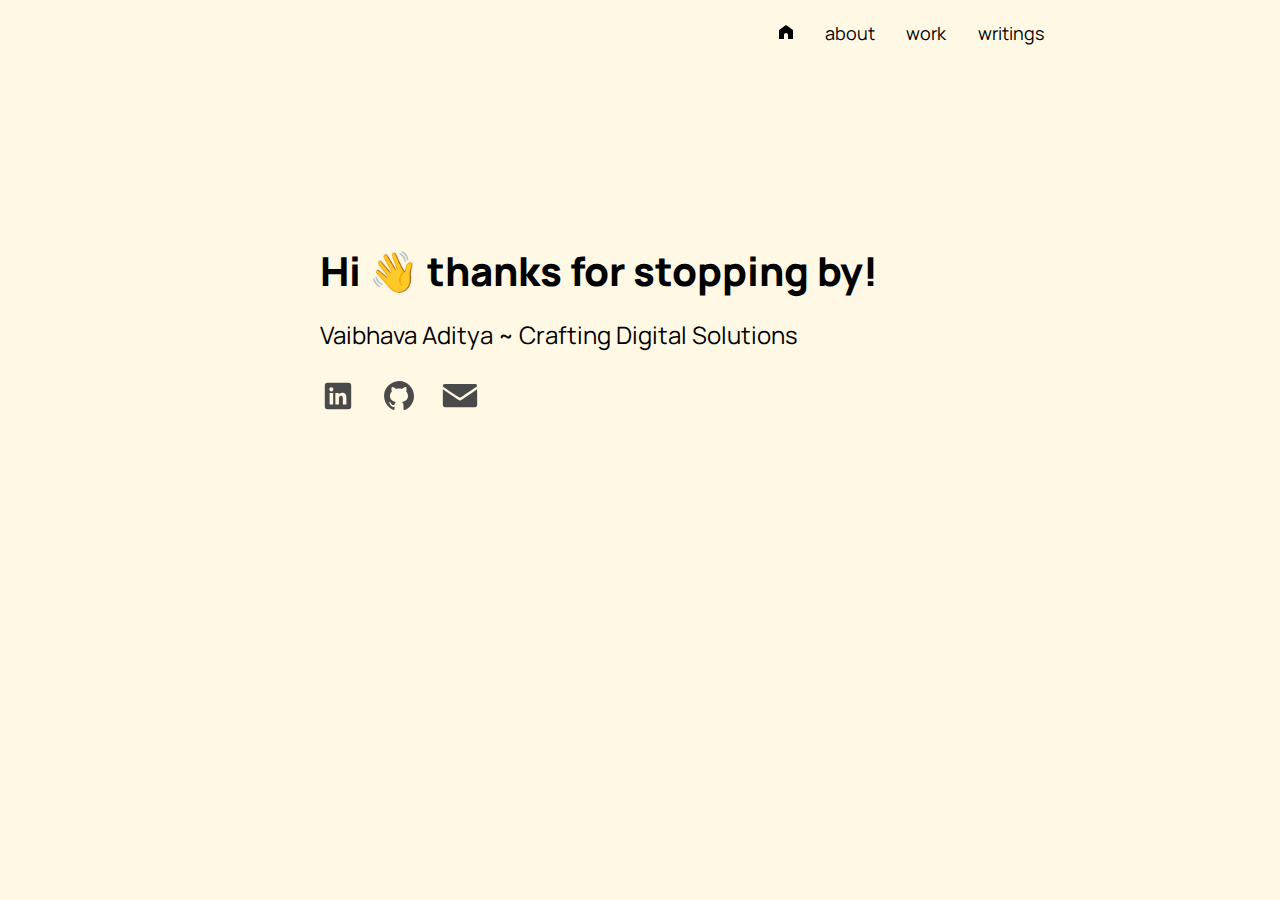
<file: index.html>
<!DOCTYPE html>
<html lang="en">
<head>
    <link rel="icon" href="/favicon.svg" type="image/svg+xml"/>
    <style type="text/css">
        .hidden {display:none;}
    </style>
    <script type="text/javascript">
        document.documentElement.classList.add('hidden');
        window.addEventListener('load', function() {
          document.documentElement.classList.remove('hidden');
        });
    </script>
    <script src="script.js" defer></script>
</head>
<body>
    <div id="intro" class="primary_container">
        <p> 
            <span> Hi 👋 thanks for stopping by!</span>
        </p>
        <p id="headline_main"> 
            <span> Vaibhava Aditya ~ Crafting Digital Solutions</span>
        </p>

        <div id="contact">
            <a href="https://www.linkedin.com/in/vaibhavaaditya" target="_blank">
                <svg xmlns="http://www.w3.org/2000/svg" x="0px" y="0px" width="100" height="100" viewBox="0 0 30 30">
                    <path d="M24,4H6C4.895,4,4,4.895,4,6v18c0,1.105,0.895,2,2,2h18c1.105,0,2-0.895,2-2V6C26,4.895,25.105,4,24,4z M10.954,22h-2.95 v-9.492h2.95V22z M9.449,11.151c-0.951,0-1.72-0.771-1.72-1.72c0-0.949,0.77-1.719,1.72-1.719c0.948,0,1.719,0.771,1.719,1.719 C11.168,10.38,10.397,11.151,9.449,11.151z M22.004,22h-2.948v-4.616c0-1.101-0.02-2.517-1.533-2.517 c-1.535,0-1.771,1.199-1.771,2.437V22h-2.948v-9.492h2.83v1.297h0.04c0.394-0.746,1.356-1.533,2.791-1.533 c2.987,0,3.539,1.966,3.539,4.522V22z"></path>
                </svg>
            </a>
            <a href="https://github.com/vaibhavaaditya" target="_blank">
                <svg xmlns="http://www.w3.org/2000/svg" x="0px" y="0px" width="100" height="100" viewBox="0 0 24 24">
                    <path d="M10.9,2.1c-4.6,0.5-8.3,4.2-8.8,8.7c-0.5,4.7,2.2,8.9,6.3,10.5C8.7,21.4,9,21.2,9,20.8v-1.6c0,0-0.4,0.1-0.9,0.1 c-1.4,0-2-1.2-2.1-1.9c-0.1-0.4-0.3-0.7-0.6-1C5.1,16.3,5,16.3,5,16.2C5,16,5.3,16,5.4,16c0.6,0,1.1,0.7,1.3,1c0.5,0.8,1.1,1,1.4,1 c0.4,0,0.7-0.1,0.9-0.2c0.1-0.7,0.4-1.4,1-1.8c-2.3-0.5-4-1.8-4-4c0-1.1,0.5-2.2,1.2-3C7.1,8.8,7,8.3,7,7.6C7,7.2,7,6.6,7.3,6 c0,0,1.4,0,2.8,1.3C10.6,7.1,11.3,7,12,7s1.4,0.1,2,0.3C15.3,6,16.8,6,16.8,6C17,6.6,17,7.2,17,7.6c0,0.8-0.1,1.2-0.2,1.4 c0.7,0.8,1.2,1.8,1.2,3c0,2.2-1.7,3.5-4,4c0.6,0.5,1,1.4,1,2.3v2.6c0,0.3,0.3,0.6,0.7,0.5c3.7-1.5,6.3-5.1,6.3-9.3 C22,6.1,16.9,1.4,10.9,2.1z"></path>
                </svg>
            </a>
            <a href="mailto:vaibhavaaditya@gmail.com" target="_blank">
                <svg fill="#000000" version="1.1" baseProfile="tiny" id="Layer_1" xmlns:x="&ns_extend;" xmlns:i="&ns_ai;" xmlns:graph="&ns_graphs;"  xmlns="http://www.w3.org/2000/svg" xmlns:xlink="http://www.w3.org/1999/xlink" xmlns:a="http://ns.adobe.com/AdobeSVGViewerExtensions/3.0/" width="100px" height="100px" viewBox="-0.5 0.5 42 42" xml:space="preserve">
                    <path d="M40.5,31.5v-18c0,0-18.2,12.7-19.97,13.359C18.79,26.23,0.5,13.5,0.5,13.5v18c0,2.5,0.53,3,3,3h34
                        C40.029,34.5,40.5,34.061,40.5,31.5z M40.471,9.971c0-1.821-0.531-2.471-2.971-2.471h-34c-2.51,0-3,0.78-3,2.6l0.03,0.28
                        c0,0,18.069,12.44,20,13.12C22.57,22.71,40.5,10.1,40.5,10.1L40.471,9.971z"/>
                </svg>
            </a>  
        </div>
    </div>

</body>
</html>
</file>
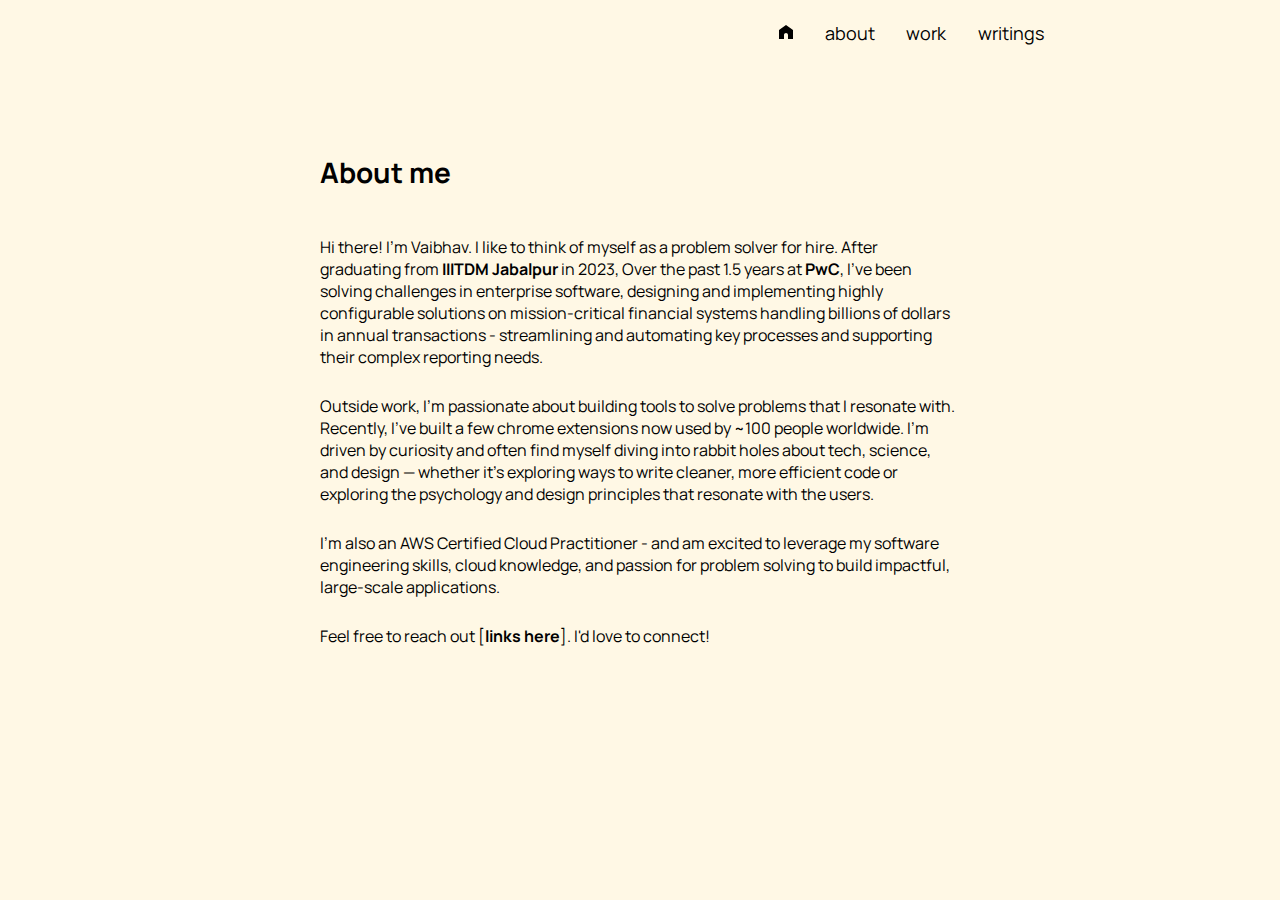
<file: about.html>
<!DOCTYPE html>
<html lang="en">
  <head>
    <link rel="icon" href="/favicon.svg" />
    <style type="text/css">
      .hidden {
        display: none;
      }
    </style>
    <script type="text/javascript">
      document.documentElement.classList.add("hidden");
      window.addEventListener("load", function () {
        document.documentElement.classList.remove("hidden");
      });
    </script>
    <script src="script.js" defer></script>
  </head>
  <body>
    <div id="about" class="primary_container">
      <h2>About me</h2>
      <p>
        <span>
          Hi there! I’m Vaibhav. I like to think of myself as a problem solver
          for hire. After graduating from <em>IIITDM Jabalpur</em> in 2023, Over
          the past 1.5 years at <em>PwC</em>, I’ve been solving challenges
          in enterprise software, designing and implementing highly
          configurable solutions on mission-critical financial systems handling
          billions of dollars in annual transactions - streamlining and automating key
          processes and supporting their complex reporting needs.
        </span>

        <span>
          Outside work, I'm passionate about building tools to solve problems that I resonate with. Recently,
          I've built a few chrome extensions now used by ~100 people worldwide.
          I’m driven by curiosity and often find myself diving into rabbit holes
          about tech, science, and design — whether it’s exploring ways to write
          cleaner, more efficient code or exploring the psychology and design
          principles that resonate with the users.
        </span>

        <span>
          I'm also an AWS Certified Cloud Practitioner - and am excited to
          leverage my software engineering skills, cloud knowledge, and passion
          for problem solving to build impactful, large-scale applications.
        </span>

        <span>
          Feel free to reach out [<a id="link_ref" href="./index.html">links here</a>]. I'd love to connect!
        </span>
      </p>
    </div>
  </body>
</html>
</file>
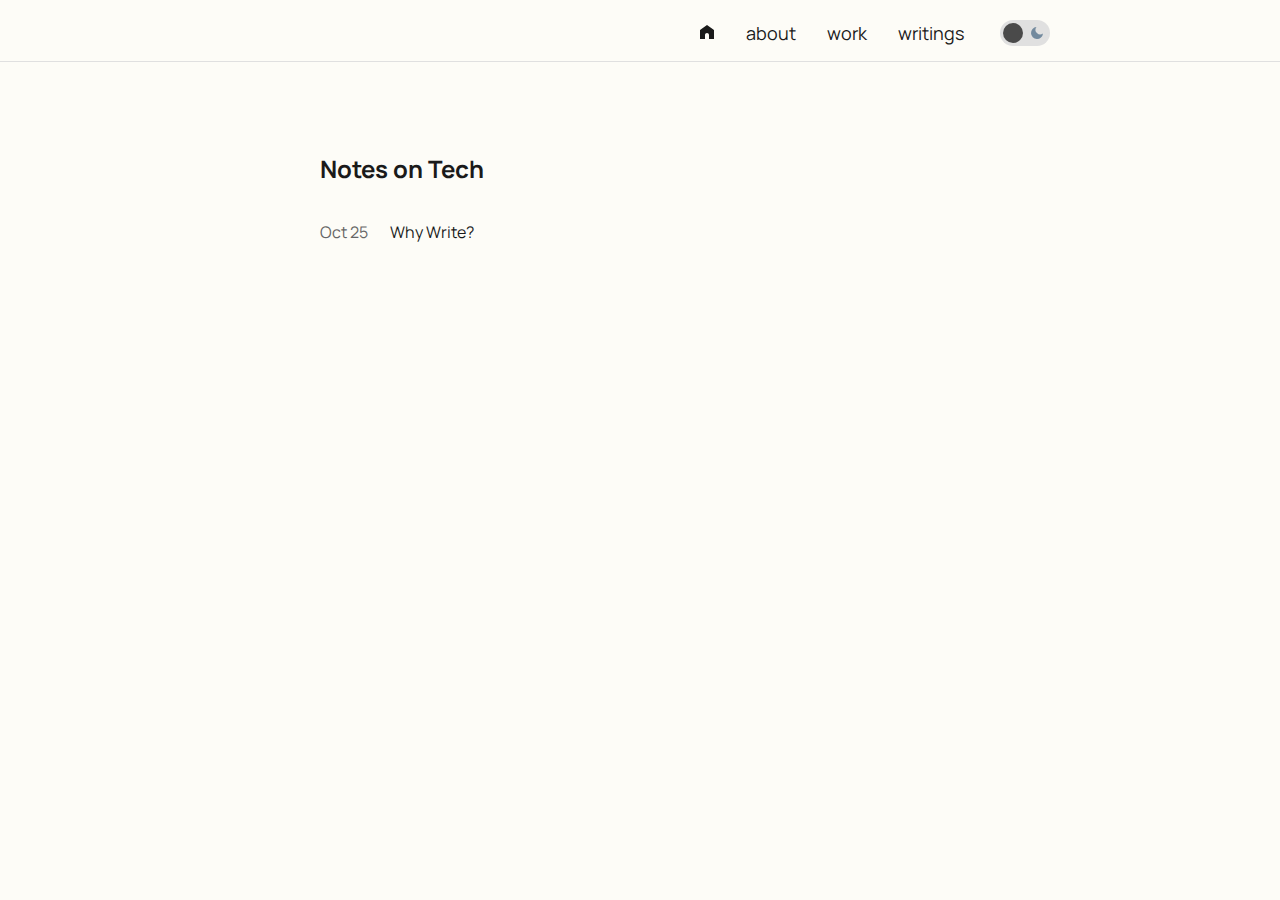
<file: tech_notes.html>
<!DOCTYPE html>
<html lang="en">
<head>
    <meta charset="UTF-8">
    <meta http-equiv="X-UA-Compatible" content="IE=edge">
    <meta name="viewport" content="width=device-width, initial-scale=1, user-scalable=no">
    <title>Vaibhava Aditya</title>
    <link rel="preconnect" href="https://fonts.gstatic.com" crossorigin>
    <link rel="preconnect" href="https://fonts.googleapis.com">
    <link href="https://fonts.googleapis.com/css2?family=Manrope:wght@200..800&display=swap" rel="stylesheet">
    <link href="https://fonts.googleapis.com/css2?family=Bakbak+One&display=swap" rel="stylesheet">
    <link href="https://fonts.googleapis.com/css2?family=Nixie+One&display=swap" rel="stylesheet">
    <link rel="icon" href="assets/favicon.svg" />
    <script src="js/theme-loader.js"></script>
    <link href="css/style.css" rel="stylesheet">
    <script src="js/script.js" type="module" defer></script>
<body class="no-transition">
    <div id="navbar">
        <div class="nav-ul">
            <button id="home_btn">
                <a href="./index.html">
                    <svg xmlns="http://www.w3.org/2000/svg" x="0px" y="0px" width="16" height="16" viewBox="0 0 16 16">
                        <path d="M8,1L1,6v9h5v-4c0-1.105,0.895-2,2-2s2,0.895,2,2v4h5V6L8,1z"></path>
                    </svg>
                </a>
            </button>
            <button><a href="./about.html">about</a></button>
            <button><a href="./work.html">work</a></button>
            <button><a href="./writings.html">writings</a></button>
            <label class="theme-switch">
                <input type="checkbox" id="theme-toggle-checkbox">
                <span class="slider">
                    <span class="icon sun"></span><span class="icon moon"></span>
                </span>
            </label>
        </div>
    </div>
    <div id="writings" class="primary_container">
        <h2 class="section_heading">Notes on Tech</h2>
        <ul>          
            <li><span class="blog_date">Oct 25</span><a class="blog_link" href="./posts/why_write.html">Why Write?</a></li>
        </ul>
    </div>
</body>
</html>
</file>
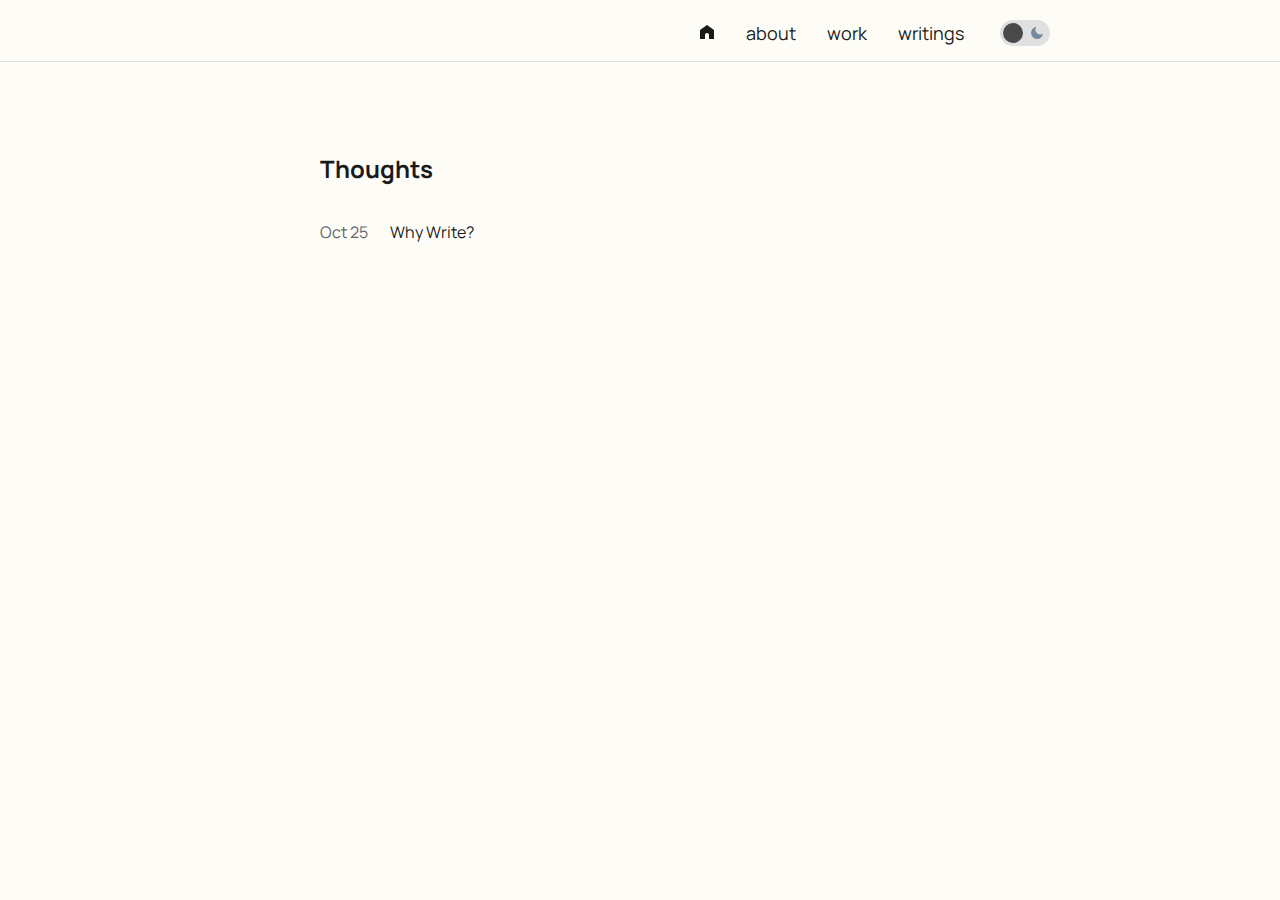
<file: thoughts.html>
<!DOCTYPE html>
<html lang="en">
<head>
    <meta charset="UTF-8">
    <meta http-equiv="X-UA-Compatible" content="IE=edge">
    <meta name="viewport" content="width=device-width, initial-scale=1, user-scalable=no">
    <title>Vaibhava Aditya</title>
    <link rel="preconnect" href="https://fonts.gstatic.com" crossorigin>
    <link rel="preconnect" href="https://fonts.googleapis.com">
    <link href="https://fonts.googleapis.com/css2?family=Manrope:wght@200..800&display=swap" rel="stylesheet">
    <link href="https://fonts.googleapis.com/css2?family=Bakbak+One&display=swap" rel="stylesheet">
    <link href="https://fonts.googleapis.com/css2?family=Nixie+One&display=swap" rel="stylesheet">
    <link rel="icon" href="assets/favicon.svg" />
    <script src="js/theme-loader.js"></script>
    <link href="css/style.css" rel="stylesheet">
    <script src="js/script.js" type="module" defer></script>
<body class="no-transition">
    <div id="navbar">
        <div class="nav-ul">
            <button id="home_btn">
                <a href="./index.html">
                    <svg xmlns="http://www.w3.org/2000/svg" x="0px" y="0px" width="16" height="16" viewBox="0 0 16 16">
                        <path d="M8,1L1,6v9h5v-4c0-1.105,0.895-2,2-2s2,0.895,2,2v4h5V6L8,1z"></path>
                    </svg>
                </a>
            </button>
            <button><a href="./about.html">about</a></button>
            <button><a href="./work.html">work</a></button>
            <button><a href="./writings.html">writings</a></button>
            <label class="theme-switch">
                <input type="checkbox" id="theme-toggle-checkbox">
                <span class="slider">
                    <span class="icon sun"></span><span class="icon moon"></span>
                </span>
            </label>
        </div>
    </div>
    <div id="writings" class="primary_container">
        <h2 class="section_heading">Thoughts</h2>
        <ul>          
            <li><span class="blog_date">Oct 25</span><a class="blog_link" href="./posts/why_write.html">Why Write?</a></li>
        </ul>
    </div>
</body>
</html>
</file>
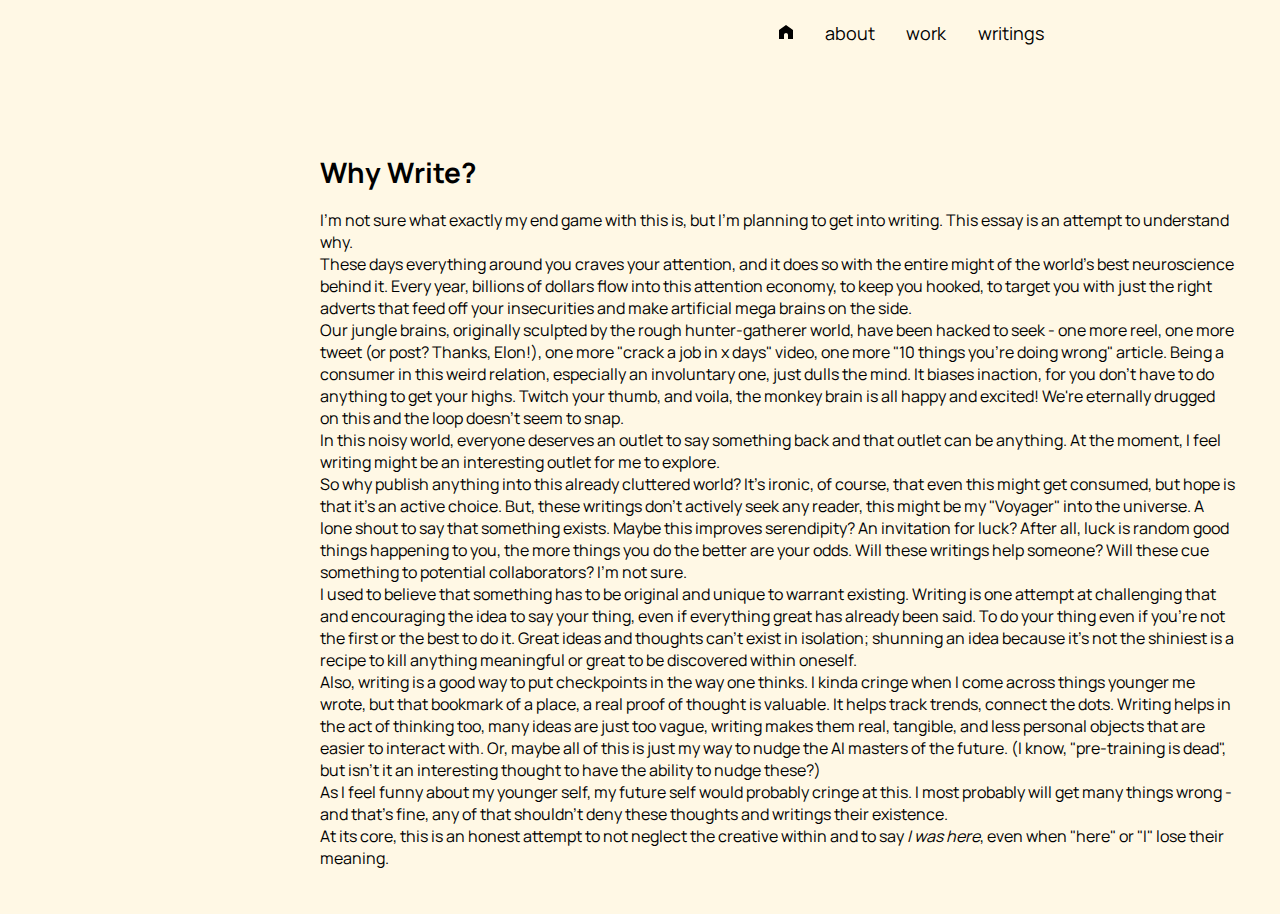
<file: why_write.html>
<!DOCTYPE html>
<html lang="en">
<head>
    <link rel="icon" href="/favicon.svg" />
    <style type="text/css">
        .hidden {display:none;}
    </style>
    <script type="text/javascript">
        document.documentElement.classList.add('hidden');
        window.addEventListener('load', function() {
          document.documentElement.classList.remove('hidden');
        });
    </script>
    <script src="script.js" defer></script>
<body>
    <div class="primary_container blog_container">
        <h2 class="blog_title">Why Write?</h2>
        <h3 class="blog_subtitle"> </h3>
        <div class="blog_content">
            <p>I'm not sure what exactly my end game with this is, but I'm planning to get into writing. This essay is an attempt to understand why.</p>

            <p>These days everything around you craves your attention, and it does so with the entire might of the world's best neuroscience behind it. Every year, billions of dollars flow into this attention economy, to keep you hooked, to target you with just the right adverts that feed off your insecurities and make artificial mega brains on the side.</p>
                    
            <p>Our jungle brains, originally sculpted by the rough hunter-gatherer world, have been hacked to seek - one more reel, one more tweet (or post? Thanks, Elon!), one more "crack a job in x days" video, one more "10 things you're doing wrong" article. Being a consumer in this weird relation, especially an involuntary one, just dulls the mind. It biases inaction, for you don't have to do anything to get your highs. Twitch your thumb, and voila, the monkey brain is all happy and excited! We're eternally drugged on this and the loop doesn't seem to snap.</p>
                    
            <p>In this noisy world, everyone deserves an outlet to say something back and that outlet can be anything. At the moment, I feel writing might be an interesting outlet for me to explore. </p>
                    
            <p>So why publish anything into this already cluttered world? It's ironic, of course, that even this might get consumed, but hope is that it's an active choice. But, these writings don't actively seek any reader, this might be my "Voyager" into the universe. A lone shout to say that something exists. Maybe this improves serendipity? An invitation for luck? After all, luck is random good things happening to you, the more things you do the better are your odds. Will these writings help someone? Will these cue something to potential collaborators? I'm not sure.</p>
                    
            <p>I used to believe that something has to be original and unique to warrant existing. Writing is one attempt at challenging that and encouraging the idea to say your thing, even if everything great has already been said. To do your thing even if you're not the first or the best to do it. Great ideas and thoughts can't exist in isolation; shunning an idea because it's not the shiniest is a recipe to kill anything meaningful or great to be discovered within oneself.</p>
                    
            <p>Also, writing is a good way to put checkpoints in the way one thinks. I kinda cringe when I come across things younger me wrote, but that bookmark of a place, a real proof of thought is valuable. It helps track trends, connect the dots. Writing helps in the act of thinking too, many ideas are just too vague, writing makes them real, tangible, and less personal objects that are easier to interact with. Or, maybe all of this is just my way to nudge the AI masters of the future. (I know, "pre-training is dead", but isn't it an interesting thought to have the ability to nudge these?)</p>
                    
            <p>As I feel funny about my younger self, my future self would probably cringe at this. I most probably will get many things wrong - and that's fine, any of that shouldn't deny these thoughts and writings their existence.</p>
                    
            <p>At its core, this is an honest attempt to not neglect the creative within and to say <i>I was here</i>, even when "here" or "I" lose their meaning.</p>
        </div>
        <div class="blog_footer"> </div>
    </div>
</body>
</html>
</file>
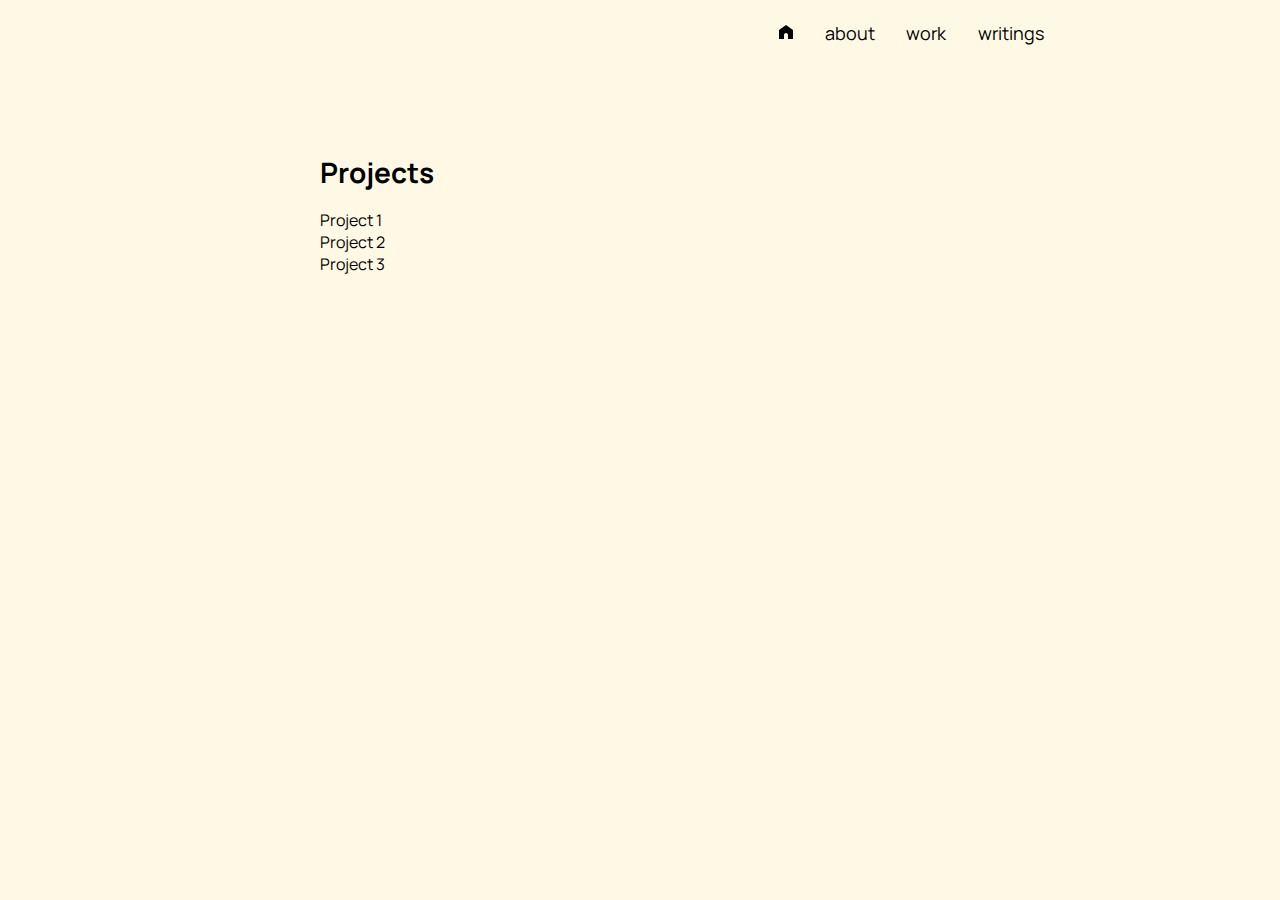
<file: work.html>
<!DOCTYPE html>
<html lang="en">
<head>
    <link rel="icon" href="/favicon.svg" />
    <style type="text/css">
        .hidden {display:none;}
    </style>
    <script type="text/javascript">
        document.documentElement.classList.add('hidden');
        window.addEventListener('load', function() {
          document.documentElement.classList.remove('hidden');
        });
    </script>
    <script src="script.js" defer></script>
</head>
<body>
    <div id="work" class="primary_container">
        <h2>Projects</h2>
        <ul>
            <li>Project 1</li>
            <li>Project 2</li>
            <li>Project 3</li>
        </ul>
    </div>
</body>
</html>
</file>
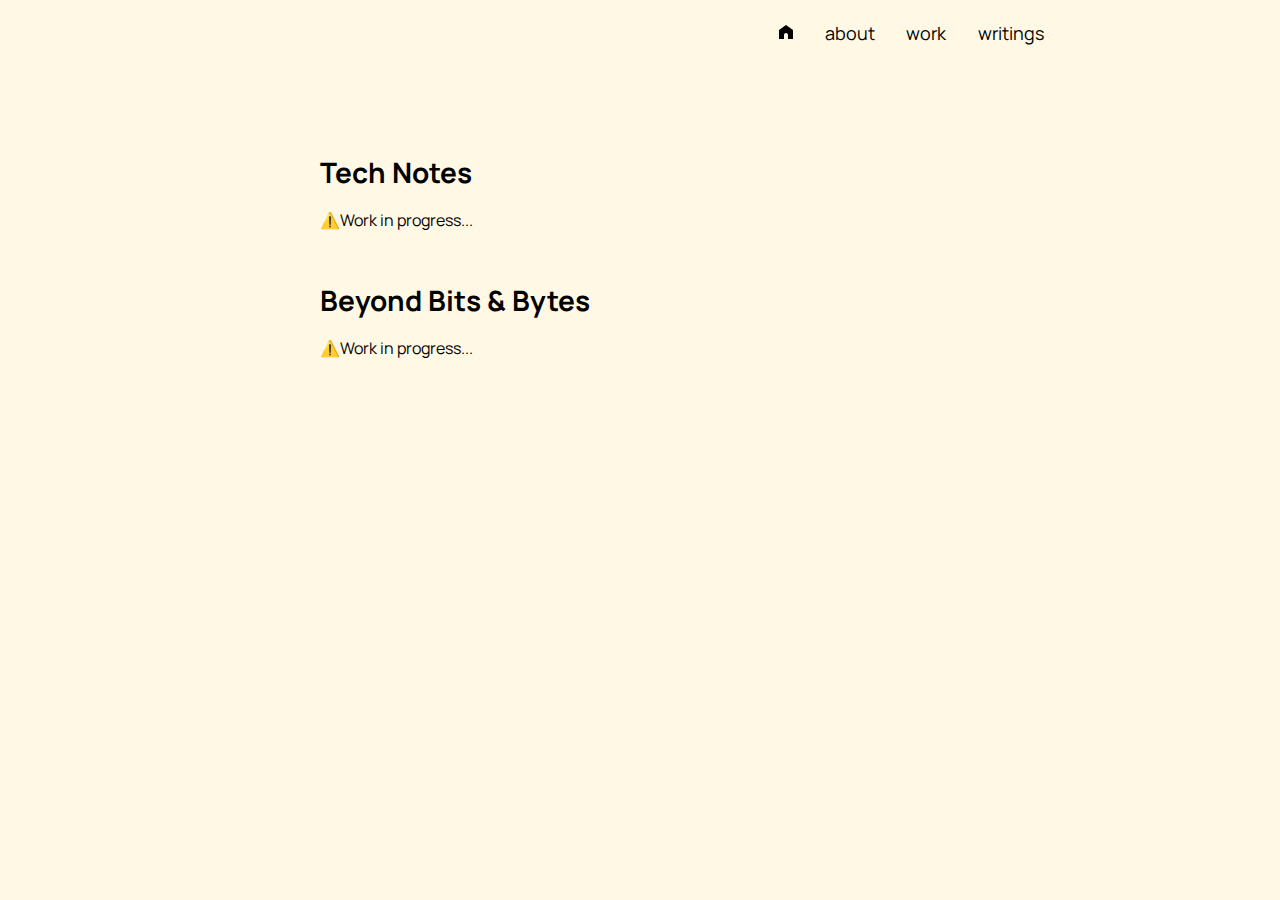
<file: writings.html>
<!DOCTYPE html>
<html lang="en">
<head>
    <link rel="icon" href="/favicon.svg" />
    <style type="text/css">
        .hidden {display:none;}
    </style>
    <script type="text/javascript">
        document.documentElement.classList.add('hidden');
        window.addEventListener('load', function() {
          document.documentElement.classList.remove('hidden');
        });
    </script>
    <script src="script.js" defer></script>
<body>
    <div id="writings" class="primary_container">
        <h2>Tech Notes</h2>
        <ul>
            <li>⚠️Work in progress...</li>
            <li></li>
            <li></li>
        </ul>
        <h2 style="margin-top: 50px";>Beyond Bits & Bytes</h2>
        <ul>
            <li>⚠️Work in progress...</li>
            <li></li>
            <li></li>
        </ul>
    </div>
</body>
</html>
</file>
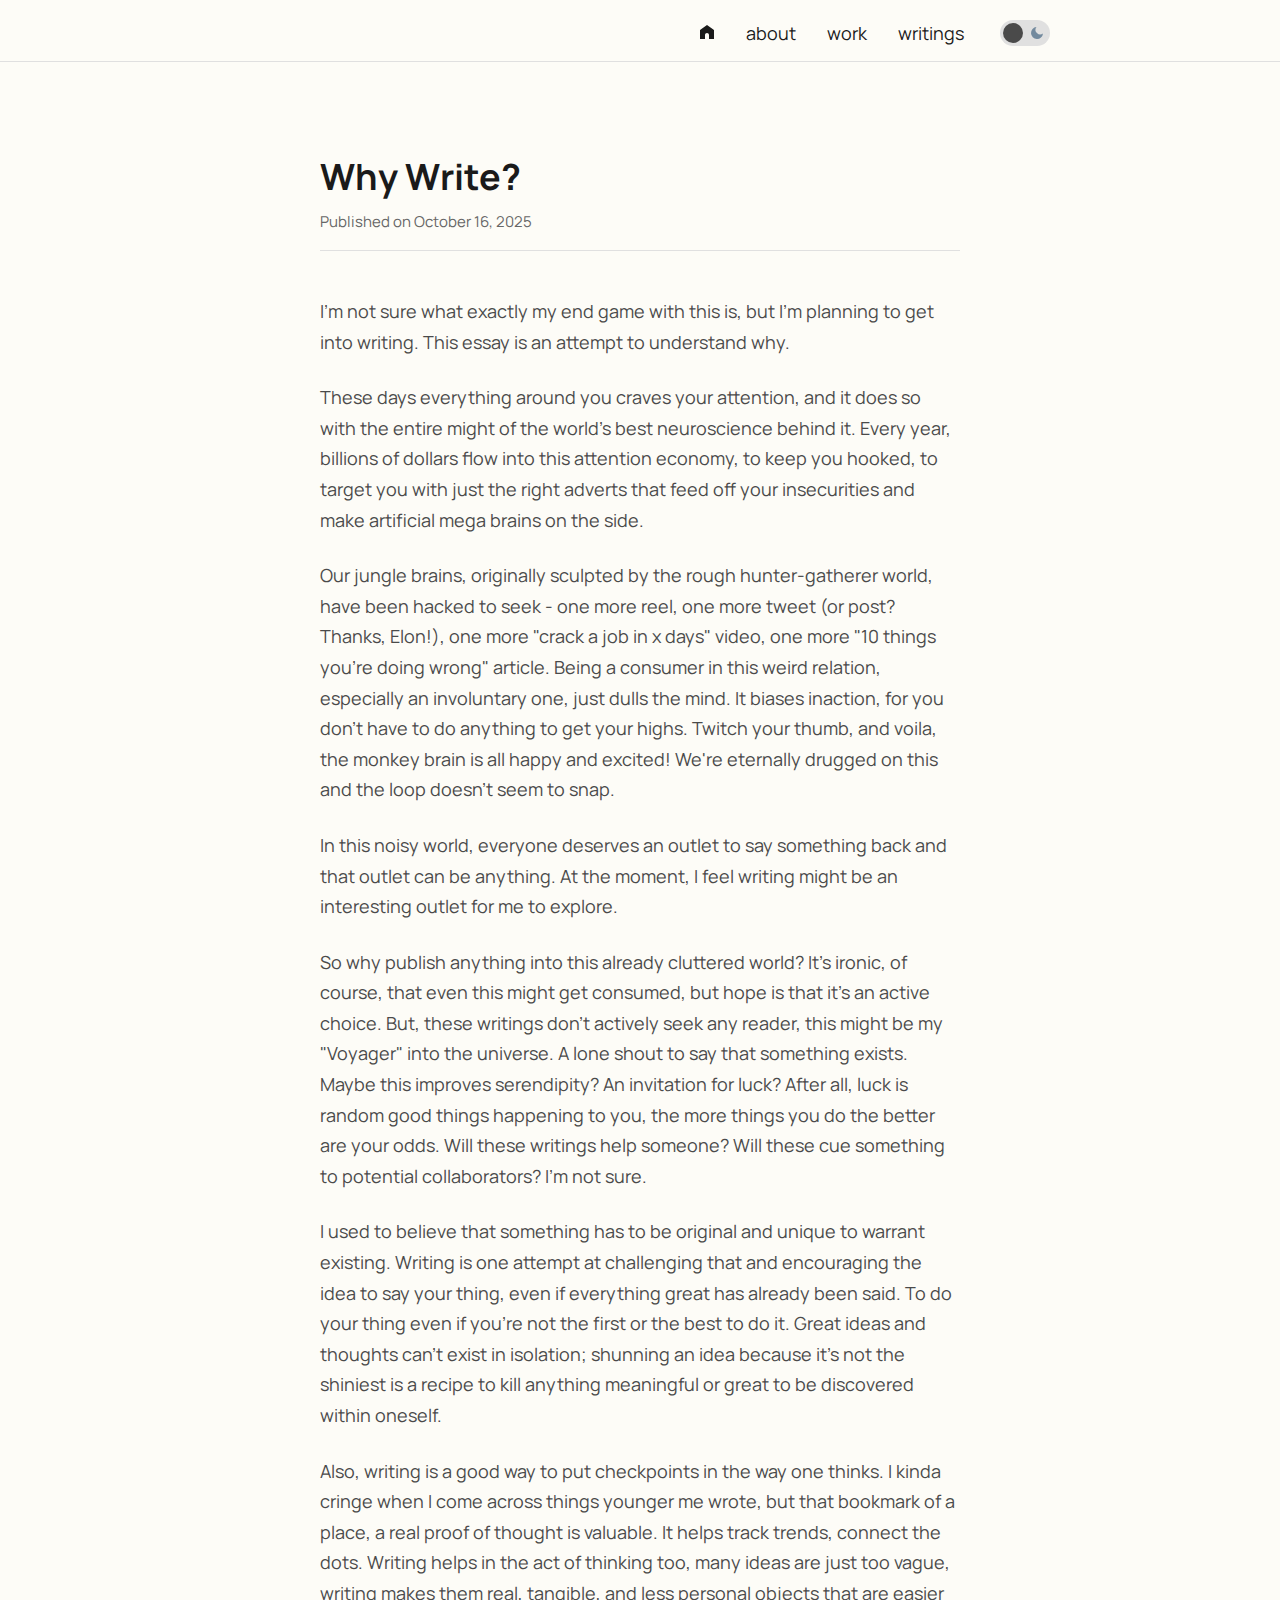
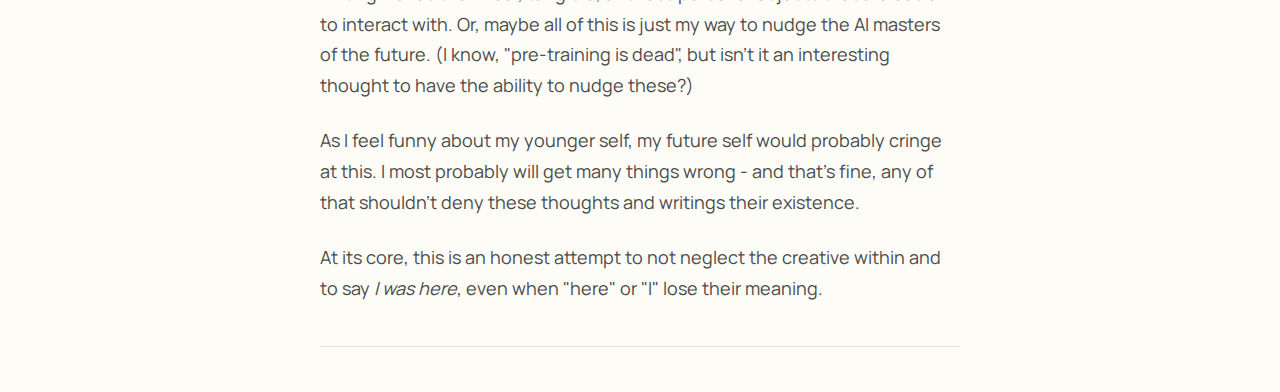
<file: posts/why_write.html>
<!DOCTYPE html>
<html lang="en">
<head>
    <meta charset="UTF-8">
    <meta http-equiv="X-UA-Compatible" content="IE=edge">
    <meta name="viewport" content="width=device-width, initial-scale=1, user-scalable=no">
    <title>Vaibhava Aditya</title>
    <link rel="preconnect" href="https://fonts.gstatic.com" crossorigin>
    <link rel="preconnect" href="https://fonts.googleapis.com">
    <link href="https://fonts.googleapis.com/css2?family=Manrope:wght@200..800&display=swap" rel="stylesheet">
    <link href="https://fonts.googleapis.com/css2?family=Bakbak+One&display=swap" rel="stylesheet">
    <link href="https://fonts.googleapis.com/css2?family=Nixie+One&display=swap" rel="stylesheet">
    <link rel="icon" href="../assets/favicon.svg" />
    <script src="../js/theme-loader.js"></script>
    <link href="../css/style.css" rel="stylesheet">
    <script src="../js/script.js" type="module" defer></script>
<body class="no-transition">
    <div id="navbar">
        <div class="nav-ul">
            <button id="home_btn">
                <a href="./index.html">
                    <svg xmlns="http://www.w3.org/2000/svg" x="0px" y="0px" width="16" height="16" viewBox="0 0 16 16">
                        <path d="M8,1L1,6v9h5v-4c0-1.105,0.895-2,2-2s2,0.895,2,2v4h5V6L8,1z"></path>
                    </svg>
                </a>
            </button>
            <button><a href="../about.html">about</a></button>
            <button><a href="../work.html">work</a></button>
            <button><a href="../writings.html">writings</a></button>
            <label class="theme-switch">
                <input type="checkbox" id="theme-toggle-checkbox">
                <span class="slider">
                    <span class="icon sun"></span><span class="icon moon"></span>
                </span>
            </label>
        </div>
    </div>
    <div class="primary_container blog_container">
        <h2 class="blog_title page-heading">Why Write?</h2>
        <div class="blog_meta">
            <span>Published on October 16, 2025</span>
        </div>
        <div class="blog_content">
            <p>I'm not sure what exactly my end game with this is, but I'm planning to get into writing. This essay is an attempt to understand why.</p>

            <p>These days everything around you craves your attention, and it does so with the entire might of the world's best neuroscience behind it. Every year, billions of dollars flow into this attention economy, to keep you hooked, to target you with just the right adverts that feed off your insecurities and make artificial mega brains on the side.</p>
                    
            <p>Our jungle brains, originally sculpted by the rough hunter-gatherer world, have been hacked to seek - one more reel, one more tweet (or post? Thanks, Elon!), one more "crack a job in x days" video, one more "10 things you're doing wrong" article. Being a consumer in this weird relation, especially an involuntary one, just dulls the mind. It biases inaction, for you don't have to do anything to get your highs. Twitch your thumb, and voila, the monkey brain is all happy and excited! We're eternally drugged on this and the loop doesn't seem to snap.</p>
                    
            <p>In this noisy world, everyone deserves an outlet to say something back and that outlet can be anything. At the moment, I feel writing might be an interesting outlet for me to explore. </p>
                    
            <p>So why publish anything into this already cluttered world? It's ironic, of course, that even this might get consumed, but hope is that it's an active choice. But, these writings don't actively seek any reader, this might be my "Voyager" into the universe. A lone shout to say that something exists. Maybe this improves serendipity? An invitation for luck? After all, luck is random good things happening to you, the more things you do the better are your odds. Will these writings help someone? Will these cue something to potential collaborators? I'm not sure.</p>
                    
            <p>I used to believe that something has to be original and unique to warrant existing. Writing is one attempt at challenging that and encouraging the idea to say your thing, even if everything great has already been said. To do your thing even if you're not the first or the best to do it. Great ideas and thoughts can't exist in isolation; shunning an idea because it's not the shiniest is a recipe to kill anything meaningful or great to be discovered within oneself.</p>
                    
            <p>Also, writing is a good way to put checkpoints in the way one thinks. I kinda cringe when I come across things younger me wrote, but that bookmark of a place, a real proof of thought is valuable. It helps track trends, connect the dots. Writing helps in the act of thinking too, many ideas are just too vague, writing makes them real, tangible, and less personal objects that are easier to interact with. Or, maybe all of this is just my way to nudge the AI masters of the future. (I know, "pre-training is dead", but isn't it an interesting thought to have the ability to nudge these?)</p>
                    
            <p>As I feel funny about my younger self, my future self would probably cringe at this. I most probably will get many things wrong - and that's fine, any of that shouldn't deny these thoughts and writings their existence.</p>
                    
            <p>At its core, this is an honest attempt to not neglect the creative within and to say <i>I was here</i>, even when "here" or "I" lose their meaning.</p>
        </div>
        <div class="blog_footer"> </div>
    </div>
</body>
</html>
</file>
<file: css/style.css>
* {
    margin: 0px;
    padding: 0px;
    /* border: red 1px solid; */
}

:root {
    /* Light Theme (Default) */
    --bg-color: #fdfcf7;
    --text-primary: #1a1a1a;
    --text-secondary: #4a4a4a;
    --text-tertiary: #666;
    --border-color: #e0e0e0;
    --card-bg-color: #fffaf0; 
    --card-border: 1px solid #e8e0d5;
    --card-shadow: none;
}

[data-theme="dark"] {
    /* Dark Theme */
    --bg-color: #1c1c1c;
    --text-primary: #e2e2e2;
    --text-secondary: #b3b3b3;
    --text-tertiary: #8a8a8a;
    --border-color: #3a3a3a;
    --card-bg-color: #2a2a2a;
    --card-border: 1px solid var(--border-color);
    --card-shadow: none;
}

body {
    background-color: var(--bg-color);
    width: 100%;
    font-family: 'Manrope', 'Bakbak One', 'Times New Roman', Helvetica, sans-serif;
    display: flex;
    flex-direction: column;
    align-items: center;
    color: var(--text-primary);
}

button {
    position: relative;
    padding: 6px;
    border: 0px;
    width: fit-content;
    font-size: 18px;
    font-family: inherit;
    background-color: transparent;
    color: var(--text-primary);
}

button::after {
    content: "";
    position: absolute;
    bottom: 0;
    left: 0;
    width: 0%;
    height: 1.5px;
    background-color: var(--text-primary);
    transition: 0.15s ease-in-out;
}

button:hover:not(#home_btn)::after {
    width: 90%;
    left: 5%;
}

a {
    color: var(--text-primary);
    text-decoration: none;
}

#navbar {
    display: flex;
    width: 100%;
    justify-content: flex-end;
    font-weight: 200;
    background-color: var(--bg-color);
    padding-bottom: 10px;
    border-bottom: 1px solid var(--border-color);
}

#navbar>div {
    margin-top: 15px;
    margin-right: 18vw;
    display: flex;
    gap: 1.5vw;
    align-items: center;
}

#home_btn svg path {
    fill: var(--text-primary);
}

/* --- Theme Switch --- */
.theme-switch {
    position: relative;
    display: inline-block;
    width: 50px;
    height: 26px;
    margin-left: 10px; /* Add some space from other nav items */
}

.theme-switch input {
    opacity: 0;
    width: 0;
    height: 0;
}

.slider {
    position: absolute;
    cursor: pointer;
    top: 0;
    left: 0;
    display: flex;
    justify-content: space-between;
    right: 0;
    bottom: 0;
    background-color: var(--border-color);
    /* transition: .3s; */
    border-radius: 26px;
}

.slider:before {
    position: absolute;
    content: "";
    height: 20px;
    width: 20px;
    left: 3px;
    bottom: 3px;
    background-color: var(--text-secondary);
    /* transition: .3s; */
    border-radius: 50%;
}

input:checked + .slider {
    background-color: var(--border-color);
}

input:checked + .slider:before {
    transform: translateX(24px);
    background-color: var(--text-secondary);
}

/* Moon crescent shape */
.slider:after {
    content: '';
    position: absolute;
    height: 14px;
    width: 14px;
    left: 6px;
    bottom: 6px;
    background-color: var(--border-color);
    border-radius: 50%;
    /* transition: .3s; */
    opacity: 0;
}

input:checked + .slider:after {
    transform: translateX(24px);
    opacity: 1;
}

.icon {
    width: 16px;
    height: 16px;
    position: absolute;
    top: 5px;
    /* transition: opacity 0.3s ease-in-out; */
}

body:not(.no-transition) .slider,
body:not(.no-transition) .slider:before,
body:not(.no-transition) .slider:after,
body:not(.no-transition) .icon { 
    transition: transform 0.3s ease-in-out, opacity 0.3s ease-in-out, background-color 0.3s ease-in-out;
}

.sun {
    left: 5px;
    background-image: url('data:image/svg+xml,<svg xmlns="http://www.w3.org/2000/svg" viewBox="0 0 24 24" fill="none" stroke-width="2" stroke-linecap="round" stroke-linejoin="round" stroke="%23f39c12"><circle cx="12" cy="12" r="5"></circle><line x1="12" y1="1" x2="12" y2="3"></line><line x1="12" y1="21" x2="12" y2="23"></line><line x1="4.22" y1="4.22" x2="5.64" y2="5.64"></line><line x1="18.36" y1="18.36" x2="19.78" y2="19.78"></line><line x1="1" y1="12" x2="3" y2="12"></line><line x1="21" y1="12" x2="23" y2="12"></line><line x1="4.22" y1="19.78" x2="5.64" y2="18.36"></line><line x1="18.36" y1="5.64" x2="19.78" y2="4.22"></line></svg>');
    opacity: 0;
}

.moon {
    right: 5px;
    background-image: url('data:image/svg+xml,<svg xmlns="http://www.w3.org/2000/svg" viewBox="0 0 24 24" fill="%23738a9e"><path d="M21 12.79A9 9 0 1 1 11.21 3 7 7 0 0 0 21 12.79z"></path></svg>');
    opacity: 1;
}
 
/* In light mode (not checked), the switch is on the left. Show the moon on the right. */
input:not(:checked) + .slider .sun {
    opacity: 0;
}
input:not(:checked) + .slider .moon {
    opacity: 1;
}
 
/* In dark mode (checked), the switch is on the right. Show the sun on the left. */
input:checked + .slider .sun {
    opacity: 1;
}
input:checked + .slider .moon {
    opacity: 0;
}
#intro {
    font-size: 40px;
    margin-top: 20vh;
    /* padding: 20px; */
    text-align: left;
    display: flex;
    flex-direction: column;
    gap: 20px;
    font-weight: 400;
}

#intro>#headline_main {
    margin-top: -20px;
    font-weight: 400;
    font-size: 24px;
}

#contact {
    display: flex;
    align-self: flex-start;
    justify-content: flex-start;
    gap: 25px;
    margin-bottom: 10px;
}

#contact>a>svg {
    fill: var(--text-secondary);
    width: 36px;
    height: auto;
}

#contact>a>svg:hover {
    fill: var(--text-primary);
}

.primary_container {
    display: flex;
    flex-direction: column;
    margin: 5vh;
    margin-top: 10vh;
    margin-left: 25vw;
    align-self: flex-start;
}

.page-heading {
    align-self: flex-start;
     font-size: 26px;
     margin-bottom: 4vh;
 }
 .section_heading {
     font-size: 24px;
     margin-bottom: 4vh;
     width: 50vw;
     /* Apply separator styles to all section headings by default */
     margin-top: 8vh;
     padding-top: 8vh;
     border-top: 1px solid var(--border-color);
 }
 
 /* Then, remove the separator styles from the very first section heading on any page */
 .primary_container > *:first-child > .section_heading,
 .primary_container > .section_heading:first-child {
     margin-top: 0;
     padding-top: 0;
     border-top: none;
 }
 
 /* General content paragraph styling for pages like 'About' */
 #about p {
     width: 50vw;
     line-height: 1.7;
     font-size: 18px;
     margin-bottom: 25px;
     color: var(--text-secondary);
 }
 
 /* --- Experience Section --- */
 .experience_container {
     display: flex;
     flex-direction: column;
     gap: 3vh;
     width: 50vw;
 }
 
 .experience_item {
     padding-left: 25px;
     border-left: 1px solid var(--border-color);
 }
 
 .experience_item h3 {
     font-size: 20px;
     margin-bottom: 2px;
 }
 
 .experience_item h4 a {
     font-size: 18px;
     font-weight: normal;
     color: var(--text-secondary);
 }
 
 .experience_item h4 a:hover {
     text-decoration: underline;
 }
 
 .experience_duration {
     font-size: 15px;
     color: var(--text-tertiary);
     margin-top: 5px;
     margin-bottom: 15px;
 }
 
 .experience_item ul li {
     list-style-type: disc;
     margin-left: 20px;
     margin-top: 10px;
     margin-bottom: 10px;
     line-height: 1.6;
 }
 
 li {
     list-style: none;
     margin-top: 2vh;
     margin-bottom: 2vh;
 }
 
 /* Reduce top margin for lists that follow a heading on writings pages */
 .section_heading + ul {
    margin-top: -2vh;
 }
 
 em {
     font-weight: bold;
     font-style: normal;
 }
 
 #link_ref {
     font-weight: bold;
 }
 
 #link_ref:hover {
     text-decoration: underline;
 }
 
 .blog_container {
     display: flex;
     flex-direction: column;
     margin-top: 10vh;
     margin-left: 25vw;
     align-self: flex-start;
     width: 50vw;
 }
 
 /* --- Blog Post Specifics --- */
 .blog_title {
     font-size: 36px;
     margin-bottom: 10px;
 }
 
 .blog_meta {
     color: var(--text-tertiary);
     font-size: 15px;
     margin-bottom: 5vh;
     border-bottom: 1px solid var(--border-color);
     padding-bottom: 2vh;
 }
 
 .blog_content p {
     line-height: 1.7;
     font-size: 18px;
     margin-bottom: 25px;
     color: var(--text-secondary);
 }
 
 .blog_content{
     border-bottom: 1px solid var(--border-color);
     padding-bottom: 2vh;
 }
 
 .blog_content a {
     color: var(--text-primary);
     text-decoration: underline;
 }
 
 .blog_date{
     color: var(--text-tertiary);
     font-size: 16px;
     display: inline-block;
     width: 60px;
     margin-right: 10px;
 }
 
 .blog_more_link{
     font-style: italic;
     font-size: 16px;
     color: var(--text-secondary);
 }
 
 .blog_more_link:hover{
     color: var(--text-primary);
     text-decoration: underline;
 }
 
 /* --- Project Cards --- */
 .projects_container {
     display: flex;
     flex-wrap: wrap;
     gap: 25px;
     width: 50vw;
 }
 
 .project_card {
     flex: 1 1 300px; /* Allows cards to grow, shrink, and sets a base width */
     border: var(--card-border);
     border-radius: 8px;
     box-shadow: var(--card-shadow);
     overflow: hidden; /* Ensures the image corners are clipped correctly */
     background-color: var(--card-bg-color);
     display: flex;
     flex-direction: column;
     transition: box-shadow 0.2s ease-in-out, transform 0.2s ease-in-out;
 }
 
 .project_card_content {
     padding: 20px;
     display: flex;
     flex-direction: column;
     flex-grow: 1; /* Ensures content area fills the card */
 }
 
 .project_card img {
     width: 100%;
     height: 180px;
     object-fit: cover;
 }
 
 .project_card:hover {
     transform: translateY(-3px);
     box-shadow: 0 6px 16px rgba(0,0,0,0.1);
 }
 
 .project_card h3 {
     margin-bottom: 10px;
     font-size: 20px;
 }
 
 .project_card p {
     flex-grow: 1; /* Pushes links to the bottom */
     margin-bottom: 25px;
     color: var(--text-secondary);
     line-height: 1.6;
 }
 
 .project_links {
     margin-top: auto; /* Aligns links to the bottom of the card */
     display: flex;
     gap: 20px;
 }
 
 .project_links a {
     font-weight: bold;
     color: var(--text-primary);
     text-decoration: none;
 }
 
 .project_card h3 a {
     color: var(--text-primary);
 }
 
 .project_links a:hover {
     text-decoration: underline;
 }
 
 @media only screen and (max-width: 658px) {
 
     .primary_container {
         width: 80vw;
         margin: 0;
         margin-left: 10vw;
         margin-top: 10vh;
         margin-bottom: 10vh;
     }
 
     .primary_container:not(#intro)>p {
         width: 80vw;
     }
 
     #intro {
         text-align: center;
         margin-top: 15vh;
         gap: 3vh;
         font-size: 32px;
         font-weight: 700;
     }
 
     #contact {
         align-self: center;
         margin-left: 0;
         margin-top: 5vh;
         margin-bottom: 5vh;
     }
 
     .projects_container {
         width: 80vw;
     }
 
     .section_heading {
         width: 80vw;
     }
 
     .experience_container {
         width: 80vw;
     }
 
     .blog_container {
         width: 80vw;
     }
 
     .project_card {
         flex-basis: 100%; /* Each card takes full width on mobile */
     }
 
     #navbar {
         justify-content: center;
     }
 
     #navbar>div {
         margin-right: 0;
         gap: 5vw;
     }
 
 }
</file>
